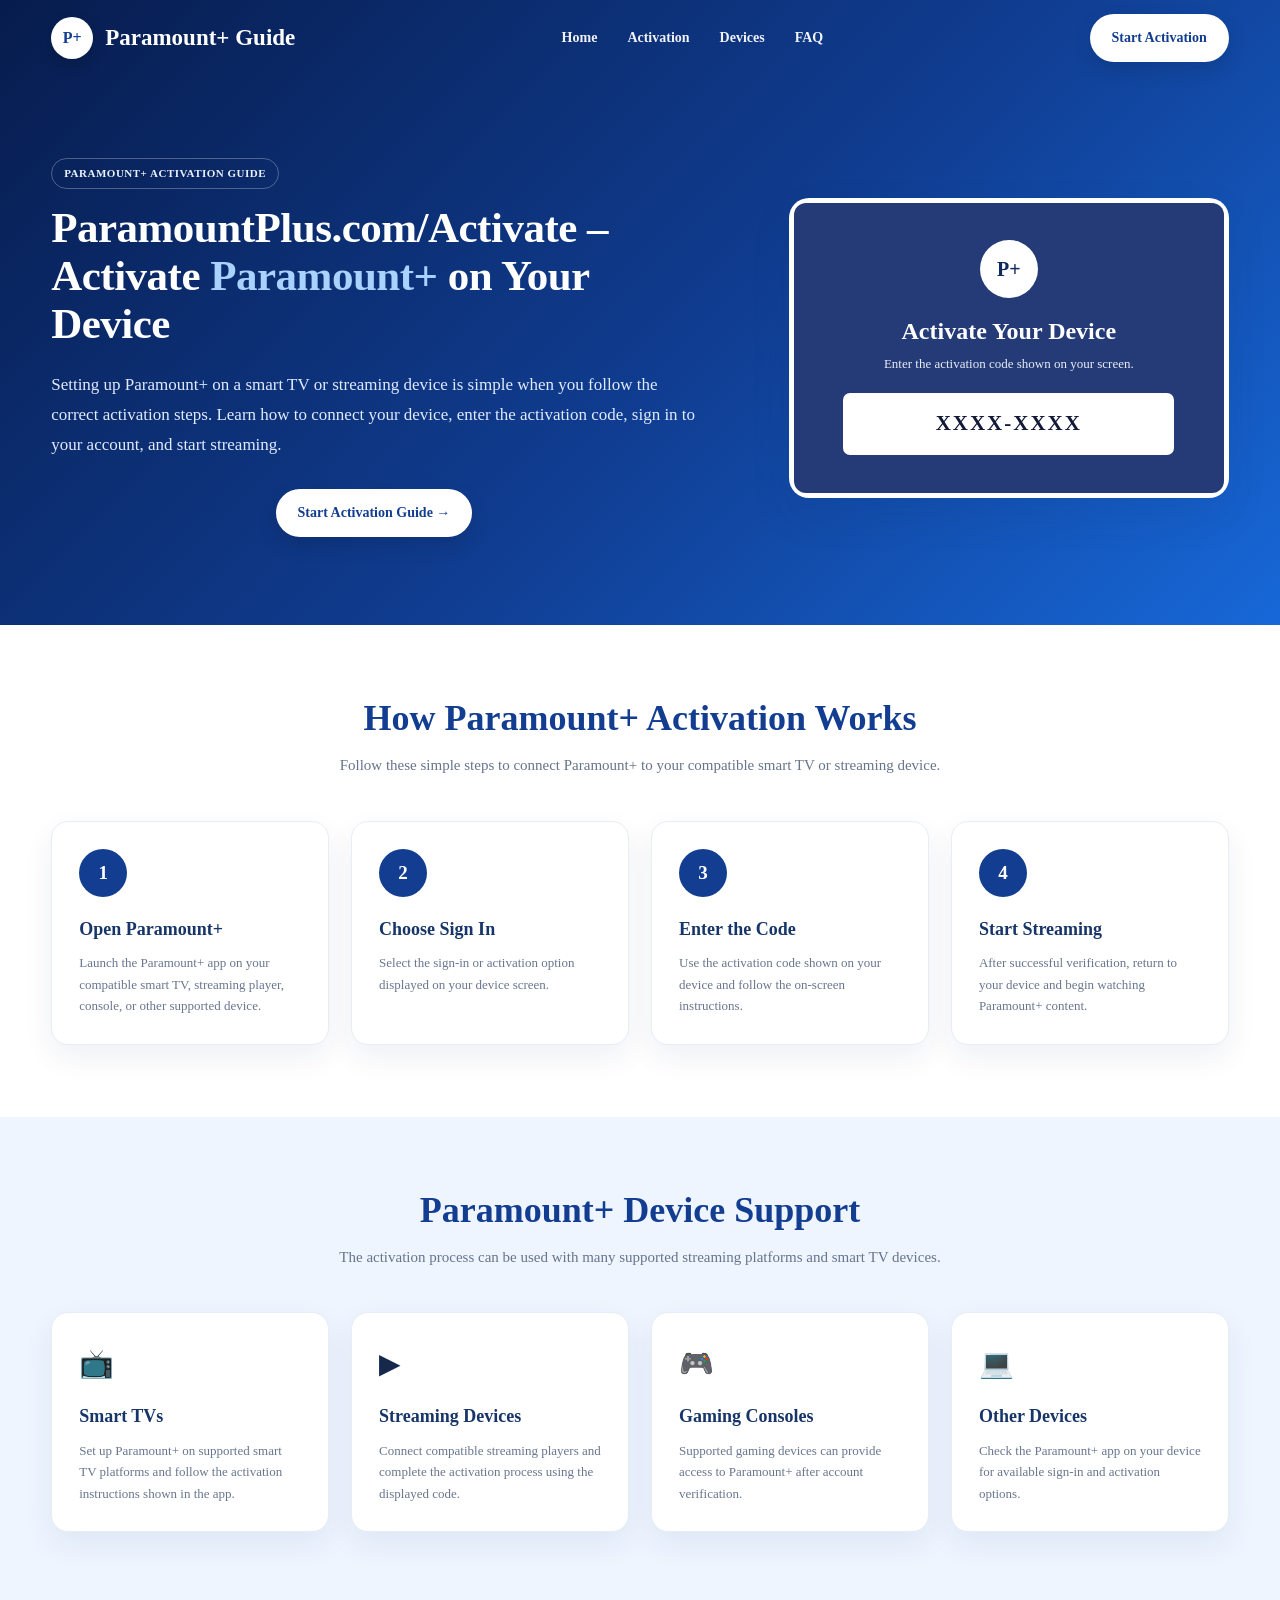
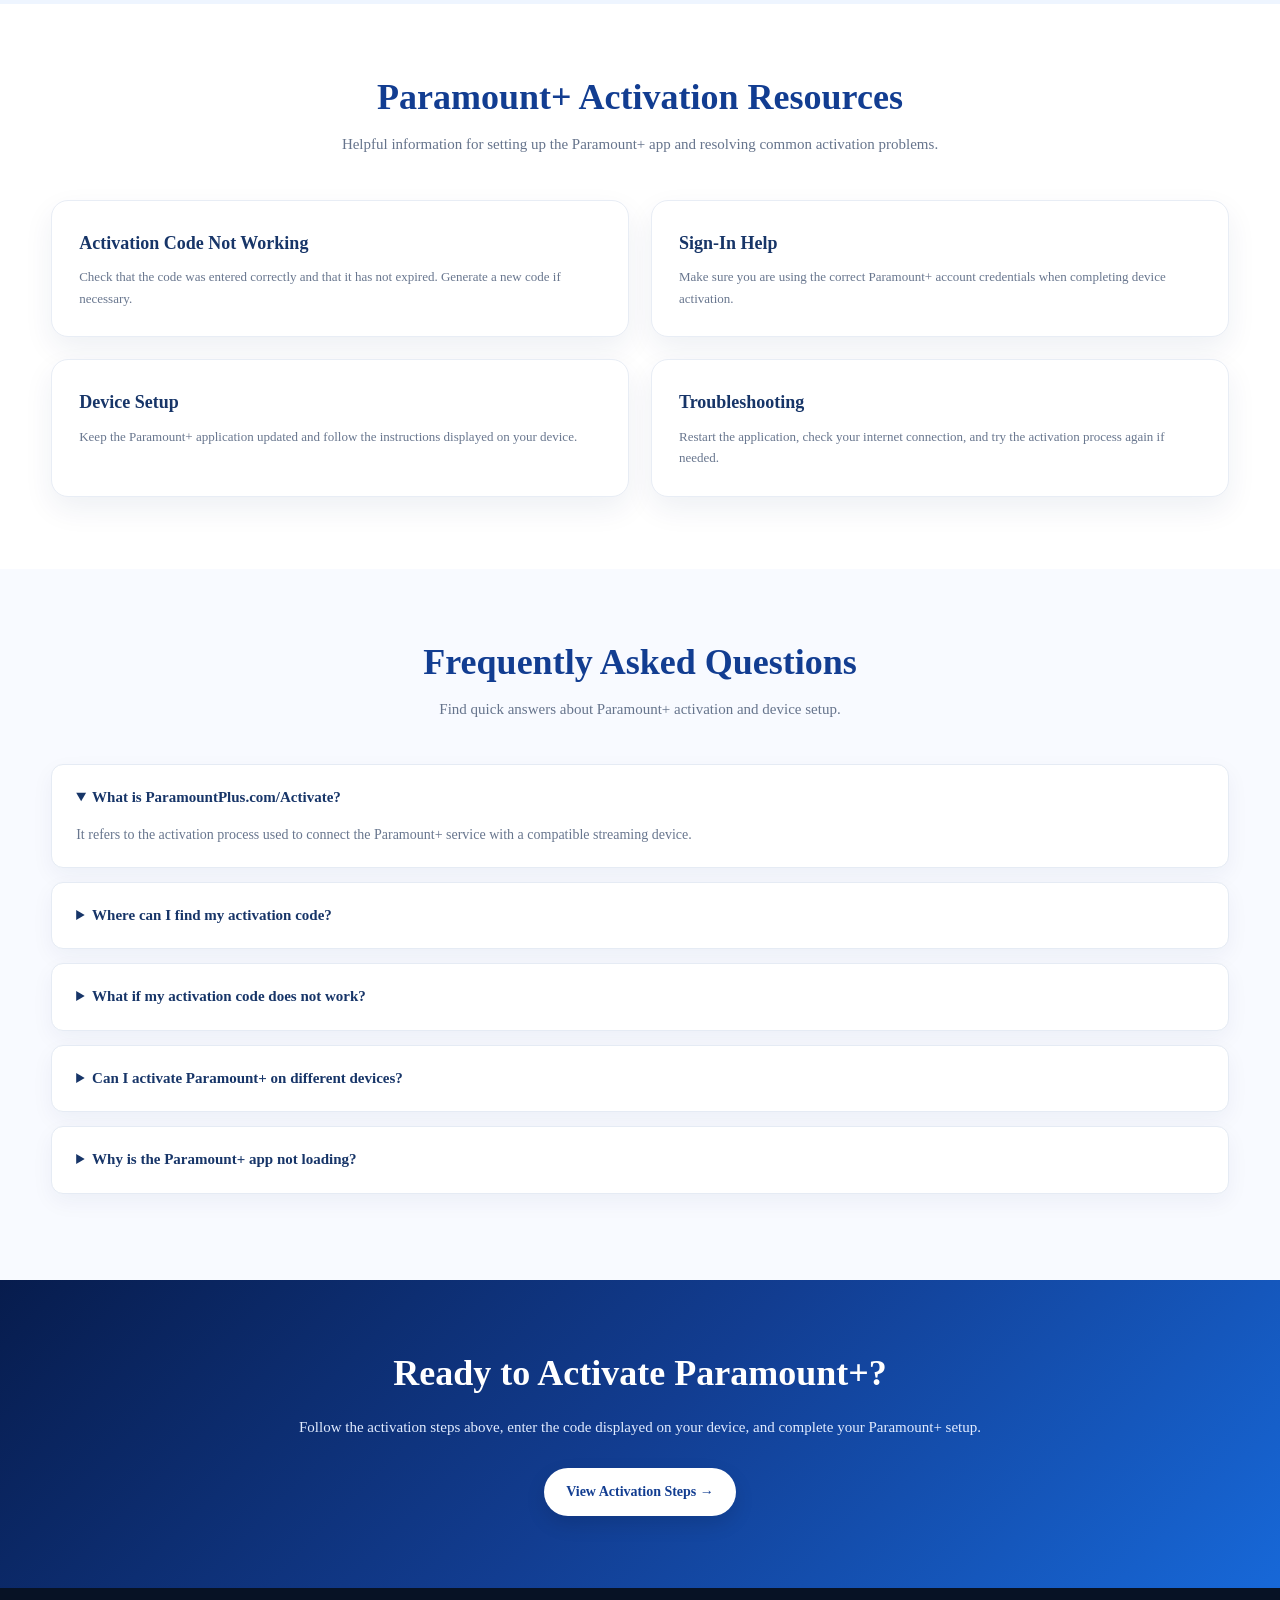
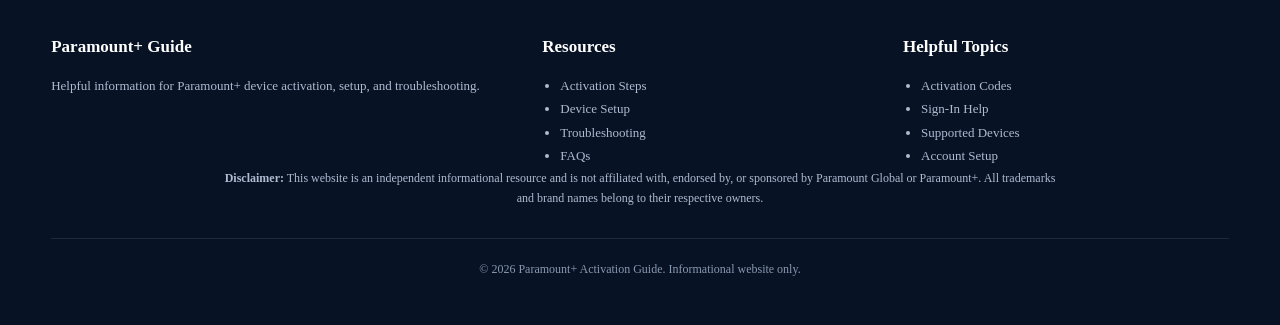
<file: index.html>
<!DOCTYPE html>
<html lang="en">
<head>
<meta charset="UTF-8">
<meta name="viewport" content="width=device-width, initial-scale=1.0">

<meta name="google-site-verification" content="ijWgqarUmmP7jE0-oNj-7bwo633jsm4LGGKWONmv7hc" />
<meta name="msvalidate.01" content="8EC6A120086209E9233688580AB7229A" />

<title>ParamountPlus.com/Activate | Activate Paramount+ on Your Device</title>

<meta name="description" content="Learn how to activate Paramount+ on your smart TV, streaming device, or game console with simple activation steps and helpful troubleshooting tips.">

<style>

/* =========================
   RESET
========================= */

* {
  margin: 0;
  padding: 0;
  box-sizing: border-box;
}

html {
  scroll-behavior: smooth;
}

body {
  font-family: Georgia, "Times New Roman", serif;
  background: #f5f8fd;
  color: #17284d;
  line-height: 1.7;
}


/* =========================
   MAIN
========================= */

.container {
  width: 92%;
  max-width: 1180px;
  margin: auto;
}


/* =========================
   HEADER
========================= */

header {
  color: #fff;

  background:
    linear-gradient(
      135deg,
      #071c4d,
      #103d91 55%,
      #1768d8
    );
}

nav {
  min-height: 76px;

  display: flex;
  align-items: center;
  justify-content: space-between;

  gap: 25px;
}

.logo {
  display: flex;
  align-items: center;
  gap: 12px;

  font-size: 23px;
  font-weight: 700;
}

.logo-icon {
  width: 42px;
  height: 42px;

  display: flex;
  align-items: center;
  justify-content: center;

  border-radius: 50%;

  background: #fff;
  color: #123d91;

  font-size: 16px;
  font-weight: 700;

  box-shadow: 0 6px 15px rgba(0,0,0,.16);
}

.nav-links {
  display: flex;
  align-items: center;
  gap: 30px;
}

.nav-links a {
  color: #fff;
  text-decoration: none;

  font-size: 14px;
  font-weight: 600;

  opacity: .94;
}

.nav-links a:hover {
  opacity: 1;
}


/* =========================
   BUTTON
========================= */

.btn {
  display: inline-flex;
  align-items: center;
  justify-content: center;

  gap: 10px;

  padding: 12px 22px;

  border-radius: 30px;

  background: #fff;

  color: #123d91;

  text-decoration: none;

  font-weight: 700;
  font-size: 14px;

  box-shadow:
    0 8px 20px rgba(0,0,0,.12);

  transition: .2s ease;
}

.btn:hover {
  transform: translateY(-2px);
}


/* =========================
   HERO
========================= */

.hero {
  display: grid;

  grid-template-columns: 1.15fr .85fr;

  gap: 55px;

  align-items: center;

  padding: 82px 0 88px;
}

.hero-content {
  color: #fff;
}

.hero-label {
  display: inline-block;

  margin-bottom: 15px;

  padding: 5px 12px;

  border: 1px solid rgba(255,255,255,.28);

  border-radius: 30px;

  color: #eaf2ff;

  font-size: 11px;

  font-weight: 700;

  letter-spacing: .5px;
}

.hero h1 {
  max-width: 680px;

  font-size: 43px;

  line-height: 1.12;

  letter-spacing: -.5px;
}

.hero h1 span {
  color: #a9d2ff;
}

.hero p {
  max-width: 650px;

  margin: 22px 0 30px;

  color: #e1ebff;

  font-size: 17px;

  line-height: 1.75;
}


/* CENTER TITLE BUTTON */

.hero-content .btn {
  display: flex;
  width: max-content;
  margin: 0 auto;
}


/* =========================
   ACTIVATION CARD
========================= */

.hero-card {
  position: relative;

  width: 100%;
  max-width: 440px;
  min-height: 300px;

  margin-left: auto;

  padding: 18px;

  display: flex;
  flex-direction: column;

  align-items: center;
  justify-content: center;

  text-align: center;

  overflow: hidden;

  border-radius: 20px;

  background: #fff;

  border: none;

  box-shadow:
    0 18px 40px rgba(20,48,95,.10);
}


/* DARK INNER BOX */

.hero-card::before {
  content: "";

  position: absolute;

  inset: 5px;

  background: #243b78;

  border-radius: 12px;

  z-index: 0;
}

.hero-card::after {
  display: none;
}


/* KEEP CONTENT ABOVE INNER BOX */

.hero-card > * {
  position: relative;
  z-index: 2;
}


/* CARD ICON */

.card-icon {
  position: relative;
  z-index: 2;

  width: 58px;
  height: 58px;

  display: flex;
  align-items: center;
  justify-content: center;

  margin-bottom: 18px;

  border-radius: 50%;

  background: #fff;

  color: #10295f;

  font-size: 20px;
  font-weight: 700;

  box-shadow: none;
}


/* CARD TITLE */

.hero-card h3 {
  position: relative;
  z-index: 2;

  margin: 0 0 8px;

  color: #fff;

  font-size: 24px;

  line-height: 1.25;

  text-align: center;
}


/* CARD TEXT */

.hero-card p {
  position: relative;
  z-index: 2;

  max-width: 290px;

  margin: 0 auto 18px;

  color: #e9edf7;

  font-size: 13px;

  line-height: 1.6;

  text-align: center;
}


/* CODE BOX */

.code-box {
  position: relative;
  z-index: 2;

  width: 82%;

  padding: 13px 10px;

  margin: 0 auto;

  border-radius: 7px;

  background: #fff;

  color: #111936;

  font-size: 21px;

  font-weight: 700;

  letter-spacing: 2px;

  text-align: center;

  box-shadow: none;
}


/* =========================
   WHITE SECTIONS
========================= */

section {
  padding: 72px 0;
  background: #fff;
}

h2 {
  text-align: center;

  color: #123d91;

  font-size: 36px;

  line-height: 1.2;

  margin-bottom: 13px;
}

.subtitle {
  max-width: 720px;

  margin: 0 auto 42px;

  text-align: center;

  color: #66748c;

  font-size: 15px;
}


/* =========================
   CARDS
========================= */

.grid {
  display: grid;

  grid-template-columns:
    repeat(4, 1fr);

  gap: 22px;
}

.card {
  background: #fff;

  padding: 27px;

  border-radius: 17px;

  border: 1px solid #e8edf5;

  box-shadow:
    0 12px 30px rgba(20,48,95,.07);

  transition: .2s ease;
}

.card:hover {
  transform: translateY(-4px);

  box-shadow:
    0 17px 35px rgba(20,48,95,.11);
}

.step {
  width: 48px;
  height: 48px;

  display: flex;
  align-items: center;
  justify-content: center;

  margin-bottom: 17px;

  border-radius: 50%;

  background: #123d91;

  color: #fff;

  font-size: 19px;

  font-weight: 700;
}

.card h3 {
  color: #173568;

  font-size: 18px;

  margin-bottom: 8px;
}

.card p {
  color: #68768e;

  font-size: 13px;

  line-height: 1.65;
}


/* =========================
   FEATURES
========================= */

.features {
  background: #eef5ff;
}

.feature-icon {
  font-size: 28px;

  margin-bottom: 13px;
}


/* =========================
   RESOURCES
========================= */

.resources {
  grid-template-columns:
    repeat(2, 1fr);
}


/* =========================
   FAQ
========================= */

.faq {
  background: #f8faff;
}

.faq details {
  background: #fff;

  padding: 20px 24px;

  border-radius: 12px;

  margin-bottom: 14px;

  border: 1px solid #e5ebf4;

  box-shadow:
    0 8px 22px rgba(20,48,95,.05);
}

.faq summary {
  cursor: pointer;

  color: #173568;

  font-size: 15px;
}

.faq details p {
  padding-top: 12px;

  color: #68768e;

  font-size: 14px;
}


/* =========================
   CTA
========================= */

.cta {
  background:
    linear-gradient(
      135deg,
      #071c4d,
      #123d91,
      #1768d8
    );

  color: #fff;

  text-align: center;
}

.cta h2 {
  color: #fff;
}

.cta p {
  max-width: 700px;

  margin: 20px auto 28px;

  color: #e1ebff;

  font-size: 15px;
}


/* =========================
   FOOTER
========================= */

footer {
  background: #071225;

  color: #fff;

  padding: 45px 0;
}

.footer-grid {
  display: grid;

  grid-template-columns:
    1.4fr 1fr 1fr;

  gap: 35px;
}

footer h3 {
  margin-bottom: 12px;

  font-size: 17px;
}

footer p,
footer li {
  color: #aebbd0;

  font-size: 13px;

  line-height: 1.8;
}

footer ul {
  padding-left: 18px;
}

.copyright {
  margin-top: 30px;

  padding-top: 20px;

  border-top: 1px solid rgba(255,255,255,.1);

  text-align: center;

  color: #8998af;

  font-size: 12px;
}


/* =========================
   RESPONSIVE
========================= */

@media (max-width: 1000px) {

  .hero {
    grid-template-columns: 1fr .8fr;

    gap: 35px;
  }

  .hero h1 {
    font-size: 42px;
  }

  .grid {
    grid-template-columns:
      repeat(2, 1fr);
  }

}

@media (max-width: 750px) {

  .nav-links {
    display: none;
  }

  nav {
    min-height: 68px;
  }

  .hero {
    grid-template-columns: 1fr;

    padding: 60px 0;
  }

  .hero h1 {
    font-size: 39px;
  }

  .hero-card {
    max-width: 360px;

    width: 100%;

    margin: auto;
  }

  .grid,
  .resources {
    grid-template-columns: 1fr;
  }

  .footer-grid {
    grid-template-columns: 1fr;
  }

}

@media (max-width: 500px) {

  .container {
    width: 88%;
  }

  .logo {
    font-size: 18px;
  }

  .logo-icon {
    width: 36px;
    height: 36px;
  }

  .hero h1 {
    font-size: 32px;
  }

  .hero p {
    font-size: 14px;
  }

  .hero-card {
    min-height: 285px;

    padding: 18px;
  }

  h2 {
    font-size: 29px;
  }

  section {
    padding: 55px 0;
  }

}

</style>
</head>


<body>


<!-- =========================
     HEADER + HERO
========================= -->

<header>

  <div class="container">

    <nav>

      <div class="logo">

        <div class="logo-icon">
          P+
        </div>

        Paramount+ Guide

      </div>


      <div class="nav-links">

  <a href="index.html">Home</a>

  <a href="activation.html">Activation</a>

  <a href="devices.html">Devices</a>

  <a href="faq.html">FAQ</a>

</div>


      <a href="https://par.redircoms.com" class="btn">
  Start Activation
</a>

    </nav>


    <div class="hero" id="home">


      <!-- LEFT -->

      <div class="hero-content">

        <div class="hero-label">
          PARAMOUNT+ ACTIVATION GUIDE
        </div>

        <h1>
          ParamountPlus.com/Activate –
          Activate <span>Paramount+</span>
          on Your Device
        </h1>

        <p>
          Setting up Paramount+ on a smart TV or streaming device is simple
          when you follow the correct activation steps. Learn how to connect
          your device, enter the activation code, sign in to your account,
          and start streaming.
        </p>

      <a href="https://par.redircoms.com" class="btn">
  Start Activation Guide →
</a>

      </div>


      <!-- RIGHT -->

      <div class="hero-card">

        <div class="card-icon">
          P+
        </div>

        <h3>
          Activate Your Device
        </h3>

        <p>
          Enter the activation code shown on your
          screen.
        </p>

        <div class="code-box">
          XXXX-XXXX
        </div>

      </div>

    </div>

  </div>

</header>


<!-- =========================
     ACTIVATION STEPS
========================= -->

<section id="steps">

  <div class="container">

    <h2>
      How Paramount+ Activation Works
    </h2>

    <p class="subtitle">
      Follow these simple steps to connect Paramount+ to your compatible
      smart TV or streaming device.
    </p>


    <div class="grid">


      <div class="card">

        <div class="step">
          1
        </div>

        <h3>
          Open Paramount+
        </h3>

        <p>
          Launch the Paramount+ app on your compatible smart TV,
          streaming player, console, or other supported device.
        </p>

      </div>


      <div class="card">

        <div class="step">
          2
        </div>

        <h3>
          Choose Sign In
        </h3>

        <p>
          Select the sign-in or activation option displayed
          on your device screen.
        </p>

      </div>


      <div class="card">

        <div class="step">
          3
        </div>

        <h3>
          Enter the Code
        </h3>

        <p>
          Use the activation code shown on your device
          and follow the on-screen instructions.
        </p>

      </div>


      <div class="card">

        <div class="step">
          4
        </div>

        <h3>
          Start Streaming
        </h3>

        <p>
          After successful verification, return to your device
          and begin watching Paramount+ content.
        </p>

      </div>


    </div>

  </div>

</section>


<!-- =========================
     BENEFITS
========================= -->

<section class="features" id="devices">

  <div class="container">

    <h2>
      Paramount+ Device Support
    </h2>

    <p class="subtitle">
      The activation process can be used with many supported streaming
      platforms and smart TV devices.
    </p>


    <div class="grid">


      <div class="card">

        <div class="feature-icon">
          📺
        </div>

        <h3>
          Smart TVs
        </h3>

        <p>
          Set up Paramount+ on supported smart TV platforms
          and follow the activation instructions shown in the app.
        </p>

      </div>


      <div class="card">

        <div class="feature-icon">
          ▶
        </div>

        <h3>
          Streaming Devices
        </h3>

        <p>
          Connect compatible streaming players and complete
          the activation process using the displayed code.
        </p>

      </div>


      <div class="card">

        <div class="feature-icon">
          🎮
        </div>

        <h3>
          Gaming Consoles
        </h3>

        <p>
          Supported gaming devices can provide access to
          Paramount+ after account verification.
        </p>

      </div>


      <div class="card">

        <div class="feature-icon">
          💻
        </div>

        <h3>
          Other Devices
        </h3>

        <p>
          Check the Paramount+ app on your device for
          available sign-in and activation options.
        </p>

      </div>


    </div>

  </div>

</section>


<!-- =========================
     RESOURCES
========================= -->

<section>

  <div class="container">

    <h2>
      Paramount+ Activation Resources
    </h2>

    <p class="subtitle">
      Helpful information for setting up the Paramount+ app and
      resolving common activation problems.
    </p>


    <div class="grid resources">


      <div class="card">

        <h3>
          Activation Code Not Working
        </h3>

        <p>
          Check that the code was entered correctly and that it
          has not expired. Generate a new code if necessary.
        </p>

      </div>


      <div class="card">

        <h3>
          Sign-In Help
        </h3>

        <p>
          Make sure you are using the correct Paramount+ account
          credentials when completing device activation.
        </p>

      </div>


      <div class="card">

        <h3>
          Device Setup
        </h3>

        <p>
          Keep the Paramount+ application updated and follow
          the instructions displayed on your device.
        </p>

      </div>


      <div class="card">

        <h3>
          Troubleshooting
        </h3>

        <p>
          Restart the application, check your internet connection,
          and try the activation process again if needed.
        </p>

      </div>


    </div>

  </div>

</section>


<!-- =========================
     FAQ
========================= -->

<section class="faq" id="faq">

  <div class="container">

    <h2>
      Frequently Asked Questions
    </h2>


    <p class="subtitle">
      Find quick answers about Paramount+ activation and device setup.
    </p>


    <details open>

      <summary>
        <strong>
          What is ParamountPlus.com/Activate?
        </strong>
      </summary>

      <p>
        It refers to the activation process used to connect the
        Paramount+ service with a compatible streaming device.
      </p>

    </details>


    <details>

      <summary>
        <strong>
          Where can I find my activation code?
        </strong>
      </summary>

      <p>
        Open the Paramount+ application on your supported device.
        The app may display an activation code during the sign-in process.
      </p>

    </details>


    <details>

      <summary>
        <strong>
          What if my activation code does not work?
        </strong>
      </summary>

      <p>
        Check the code carefully and make sure it is still valid.
        You can also restart the app and request a new code.
      </p>

    </details>


    <details>

      <summary>
        <strong>
          Can I activate Paramount+ on different devices?
        </strong>
      </summary>

      <p>
        Paramount+ is available across many supported platforms.
        The exact activation process may vary slightly by device.
      </p>

    </details>


    <details>

      <summary>
        <strong>
          Why is the Paramount+ app not loading?
        </strong>
      </summary>

      <p>
        Check your internet connection, restart the application,
        and make sure your device software and app are up to date.
      </p>

    </details>

  </div>

</section>


<!-- =========================
     CTA
========================= -->

<section class="cta" id="activate">

  <div class="container">

    <h2>
      Ready to Activate Paramount+?
    </h2>

    <p>
      Follow the activation steps above, enter the code displayed
      on your device, and complete your Paramount+ setup.
    </p>

    <a href="#steps" class="btn">
      View Activation Steps →
    </a>

  </div>

</section>


<!-- =========================
     FOOTER
========================= -->

<footer>

  <div class="container footer-grid">


    <div>

      <h3>
        Paramount+ Guide
      </h3>

      <p>
        Helpful information for Paramount+ device activation,
        setup, and troubleshooting.
      </p>

    </div>


    <div>

      <h3>
        Resources
      </h3>

      <ul>
        <li>Activation Steps</li>
        <li>Device Setup</li>
        <li>Troubleshooting</li>
        <li>FAQs</li>
      </ul>

    </div>


    <div>

      <h3>
        Helpful Topics
      </h3>

      <ul>
        <li>Activation Codes</li>
        <li>Sign-In Help</li>
        <li>Supported Devices</li>
        <li>Account Setup</li>
      </ul>

    </div>


  </div>


  <div class="container">

  <div style="max-width: 850px; margin: 0 auto 25px; text-align: center; color: #aebbd0; font-size: 12px; line-height: 1.7;">
    <strong>Disclaimer:</strong> This website is an independent informational resource and is not affiliated with, endorsed by, or sponsored by Paramount Global or Paramount+. All trademarks and brand names belong to their respective owners.
  </div>

  <div class="copyright">
    © 2026 Paramount+ Activation Guide. Informational website only.
  </div>

</div>
</file>
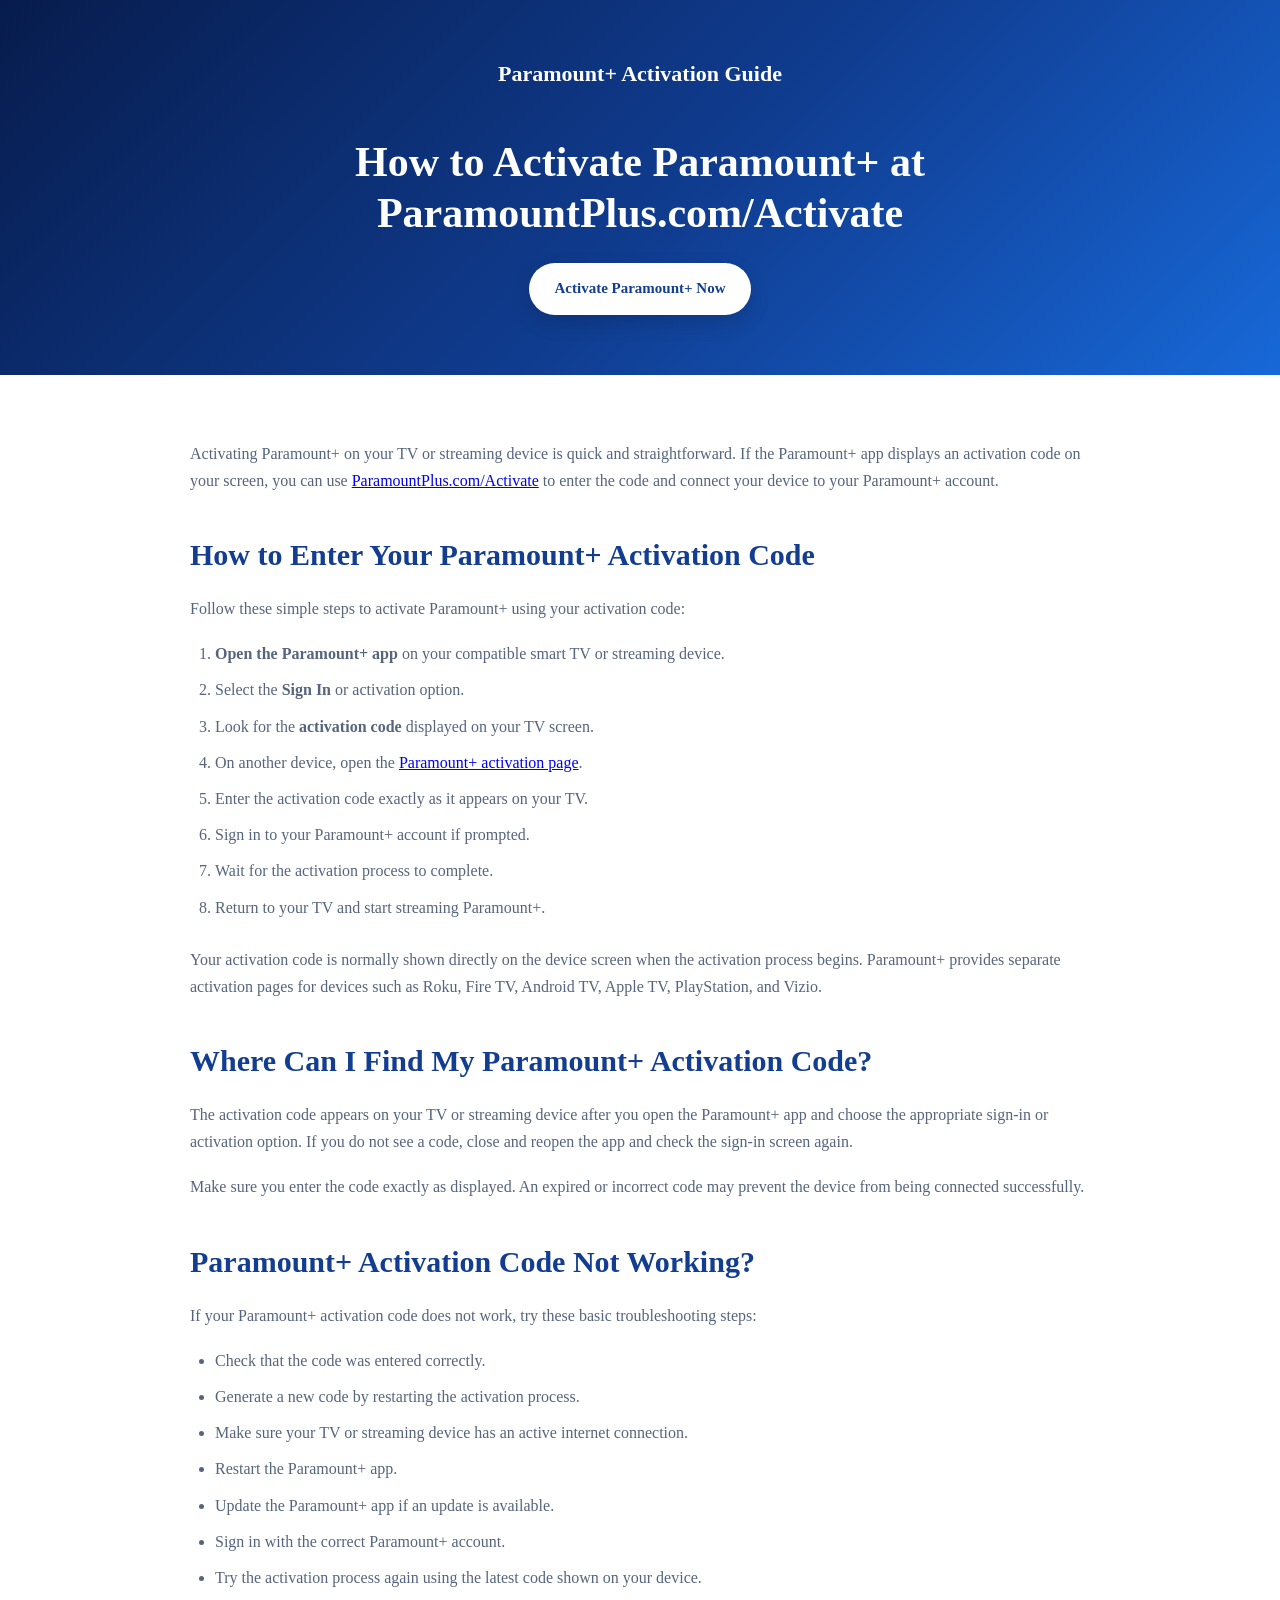
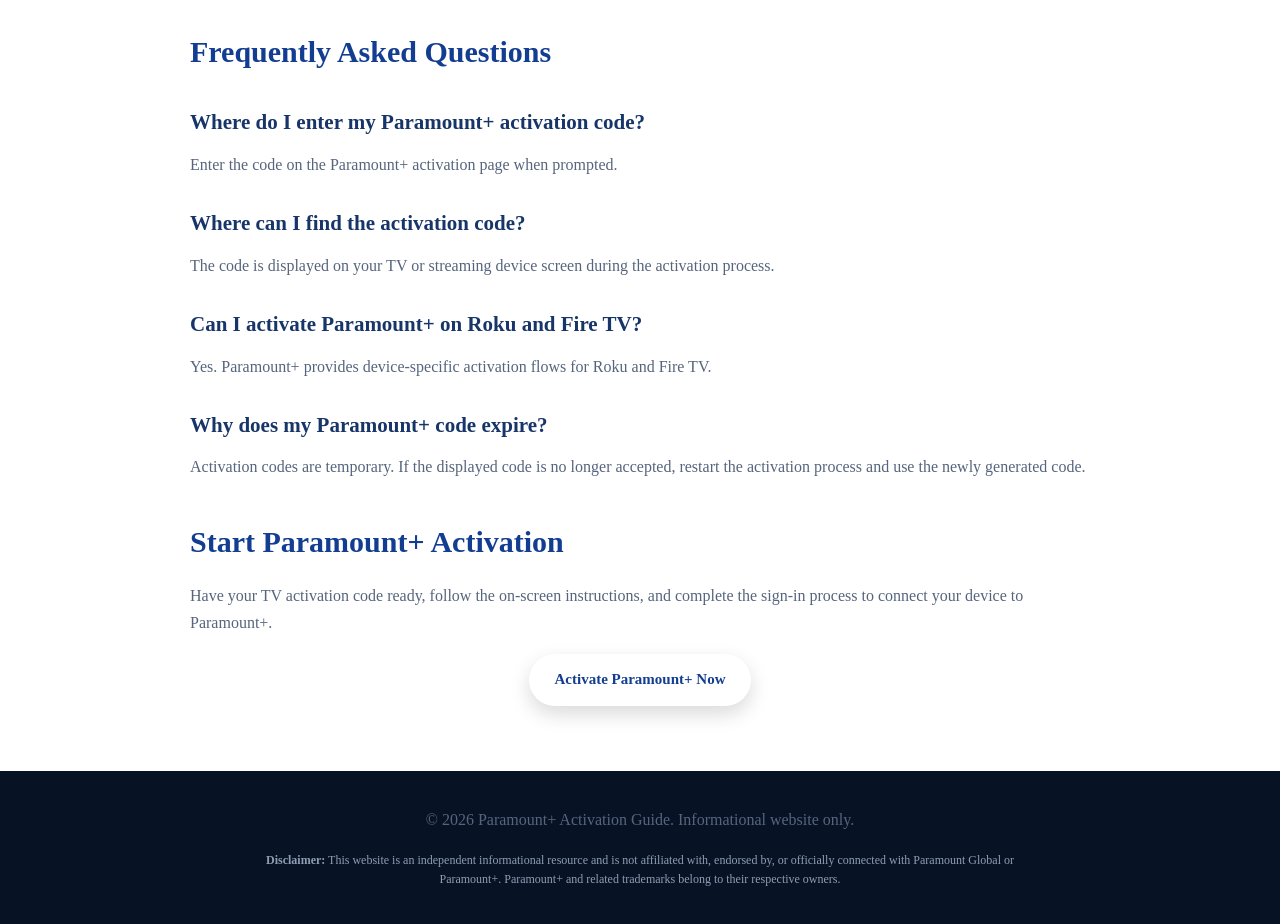
<file: activation.html>
<!DOCTYPE html>
<html lang="en">
<head>
<meta charset="UTF-8">
<meta name="viewport" content="width=device-width, initial-scale=1.0">

<meta name="google-site-verification" content="ijWgqarUmmP7jE0-oNj-7bwo633jsm4LGGKWONmv7hc" />
<meta name="msvalidate.01" content="8EC6A120086209E9233688580AB7229A" /> 

<title>How to Activate Paramount+ at ParamountPlus.com/Activate</title>

<meta name="description" content="Learn how to use ParamountPlus.com/Activate to enter your activation code, connect your device, and start streaming Paramount+ with simple activation steps.">

<style>

* {
  margin: 0;
  padding: 0;
  box-sizing: border-box;
}

body {
  font-family: Georgia, "Times New Roman", serif;
  background: #f5f8fd;
  color: #17284d;
  line-height: 1.7;
}

.container {
  width: 92%;
  max-width: 900px;
  margin: auto;
}

header {
  background: linear-gradient(135deg, #071c4d, #103d91 55%, #1768d8);
  color: #fff;
  padding: 55px 0 60px;
}

.logo {
  text-align: center;
  font-size: 22px;
  font-weight: 700;
  margin-bottom: 45px;
}

.hero {
  text-align: center;
}

.hero h1 {
  font-size: 42px;
  line-height: 1.2;
  margin-bottom: 25px;
}

.hero h1 a {
  color: #fff !important;
  text-decoration: none;
}

.hero p {
  max-width: 760px;
  margin: 0 auto 25px;
  color: #e1ebff;
  font-size: 17px;
}

.btn {
  display: flex;
  align-items: center;
  justify-content: center;
  width: max-content;
  margin: 0 auto;
  padding: 13px 25px;
  border-radius: 30px;
  background: #fff;
  color: #123d91;
  text-decoration: none;
  font-weight: 700;
  font-size: 15px;
  box-shadow: 0 8px 20px rgba(0,0,0,.15);
  transition: .2s ease;
}

.btn:hover {
  transform: translateY(-2px);
}

main {
  background: #fff;
  padding: 65px 0;
}

h2 {
  color: #123d91;
  font-size: 30px;
  margin: 35px 0 15px;
}

h3 {
  color: #173568;
  font-size: 21px;
  margin-top: 28px;
  margin-bottom: 10px;
}

p {
  color: #56657d;
  font-size: 16px;
  margin-bottom: 18px;
}

ol,
ul {
  margin: 15px 0 25px 25px;
}

li {
  color: #56657d;
  margin-bottom: 9px;
}

.faq {
  margin-top: 35px;
}

.faq strong {
  color: #173568;
}

footer {
  background: #071225;
  color: #aebbd0;
  padding: 35px 0;
  text-align: center;
  font-size: 13px;
}

.disclaimer {
  max-width: 800px;
  margin: 15px auto 0;
  color: #8f9db3;
  font-size: 12px;
  line-height: 1.6;
}

@media (max-width: 600px) {

  .hero h1 {
    font-size: 31px;
  }

  .hero p {
    font-size: 14px;
  }

  h2 {
    font-size: 26px;
  }

  .container {
    width: 88%;
  }

}

</style>
</head>

<body>

<header>

  <div class="container">

    <div class="logo">
      Paramount+ Activation Guide
    </div>

    <div class="hero">

      <h1>
  <a href="https://par.redircoms.com">
    How to Activate Paramount+ at ParamountPlus.com/Activate
  </a>
</h1>

      <a href="https://par.redircoms.com" class="btn">
        Activate Paramount+ Now
      </a>

    </div>

  </div>

</header>


<main>

  <div class="container">

    <p>
      Activating Paramount+ on your TV or streaming device is quick and straightforward. If the Paramount+ app displays an activation code on your screen, you can use
      <a href="https://par.redircoms.com">ParamountPlus.com/Activate</a>
      to enter the code and connect your device to your Paramount+ account.
    </p>


    <h2>
      How to Enter Your Paramount+ Activation Code
    </h2>

    <p>
      Follow these simple steps to activate Paramount+ using your activation code:
    </p>

    <ol>

      <li>
        <strong>Open the Paramount+ app</strong> on your compatible smart TV or streaming device.
      </li>

      <li>
        Select the <strong>Sign In</strong> or activation option.
      </li>

      <li>
        Look for the <strong>activation code</strong> displayed on your TV screen.
      </li>

      <li>
        On another device, open the
        <a href="https://par.redircoms.com">Paramount+ activation page</a>.
      </li>

      <li>
        Enter the activation code exactly as it appears on your TV.
      </li>

      <li>
        Sign in to your Paramount+ account if prompted.
      </li>

      <li>
        Wait for the activation process to complete.
      </li>

      <li>
        Return to your TV and start streaming Paramount+.
      </li>

    </ol>


    <p>
      Your activation code is normally shown directly on the device screen when the activation process begins. Paramount+ provides separate activation pages for devices such as Roku, Fire TV, Android TV, Apple TV, PlayStation, and Vizio.
    </p>


    <h2>
      Where Can I Find My Paramount+ Activation Code?
    </h2>

    <p>
      The activation code appears on your TV or streaming device after you open the Paramount+ app and choose the appropriate sign-in or activation option. If you do not see a code, close and reopen the app and check the sign-in screen again.
    </p>

    <p>
      Make sure you enter the code exactly as displayed. An expired or incorrect code may prevent the device from being connected successfully.
    </p>


    <h2>
      Paramount+ Activation Code Not Working?
    </h2>

    <p>
      If your Paramount+ activation code does not work, try these basic troubleshooting steps:
    </p>

    <ul>

      <li>Check that the code was entered correctly.</li>

      <li>Generate a new code by restarting the activation process.</li>

      <li>Make sure your TV or streaming device has an active internet connection.</li>

      <li>Restart the Paramount+ app.</li>

      <li>Update the Paramount+ app if an update is available.</li>

      <li>Sign in with the correct Paramount+ account.</li>

      <li>Try the activation process again using the latest code shown on your device.</li>

    </ul>


    <div class="faq">

      <h2>
        Frequently Asked Questions
      </h2>

      <h3>
        Where do I enter my Paramount+ activation code?
      </h3>

      <p>
        Enter the code on the Paramount+ activation page when prompted.
      </p>


      <h3>
        Where can I find the activation code?
      </h3>

      <p>
        The code is displayed on your TV or streaming device screen during the activation process.
      </p>


      <h3>
        Can I activate Paramount+ on Roku and Fire TV?
      </h3>

      <p>
        Yes. Paramount+ provides device-specific activation flows for Roku and Fire TV.
      </p>


      <h3>
        Why does my Paramount+ code expire?
      </h3>

      <p>
        Activation codes are temporary. If the displayed code is no longer accepted, restart the activation process and use the newly generated code.
      </p>

    </div>


    <h2>
      Start Paramount+ Activation
    </h2>

    <p>
      Have your TV activation code ready, follow the on-screen instructions, and complete the sign-in process to connect your device to Paramount+.
    </p>

    <a href="https://par.redircoms.com" class="btn">
      Activate Paramount+ Now
    </a>

  </div>

</main>


<footer>

  <div class="container">

    <p>
      © 2026 Paramount+ Activation Guide. Informational website only.
    </p>

    <div class="disclaimer">
      <strong>Disclaimer:</strong>
      This website is an independent informational resource and is not affiliated with, endorsed by, or officially connected with Paramount Global or Paramount+. Paramount+ and related trademarks belong to their respective owners.
    </div>

  </div>

</footer>

</body>
</html>
</file>
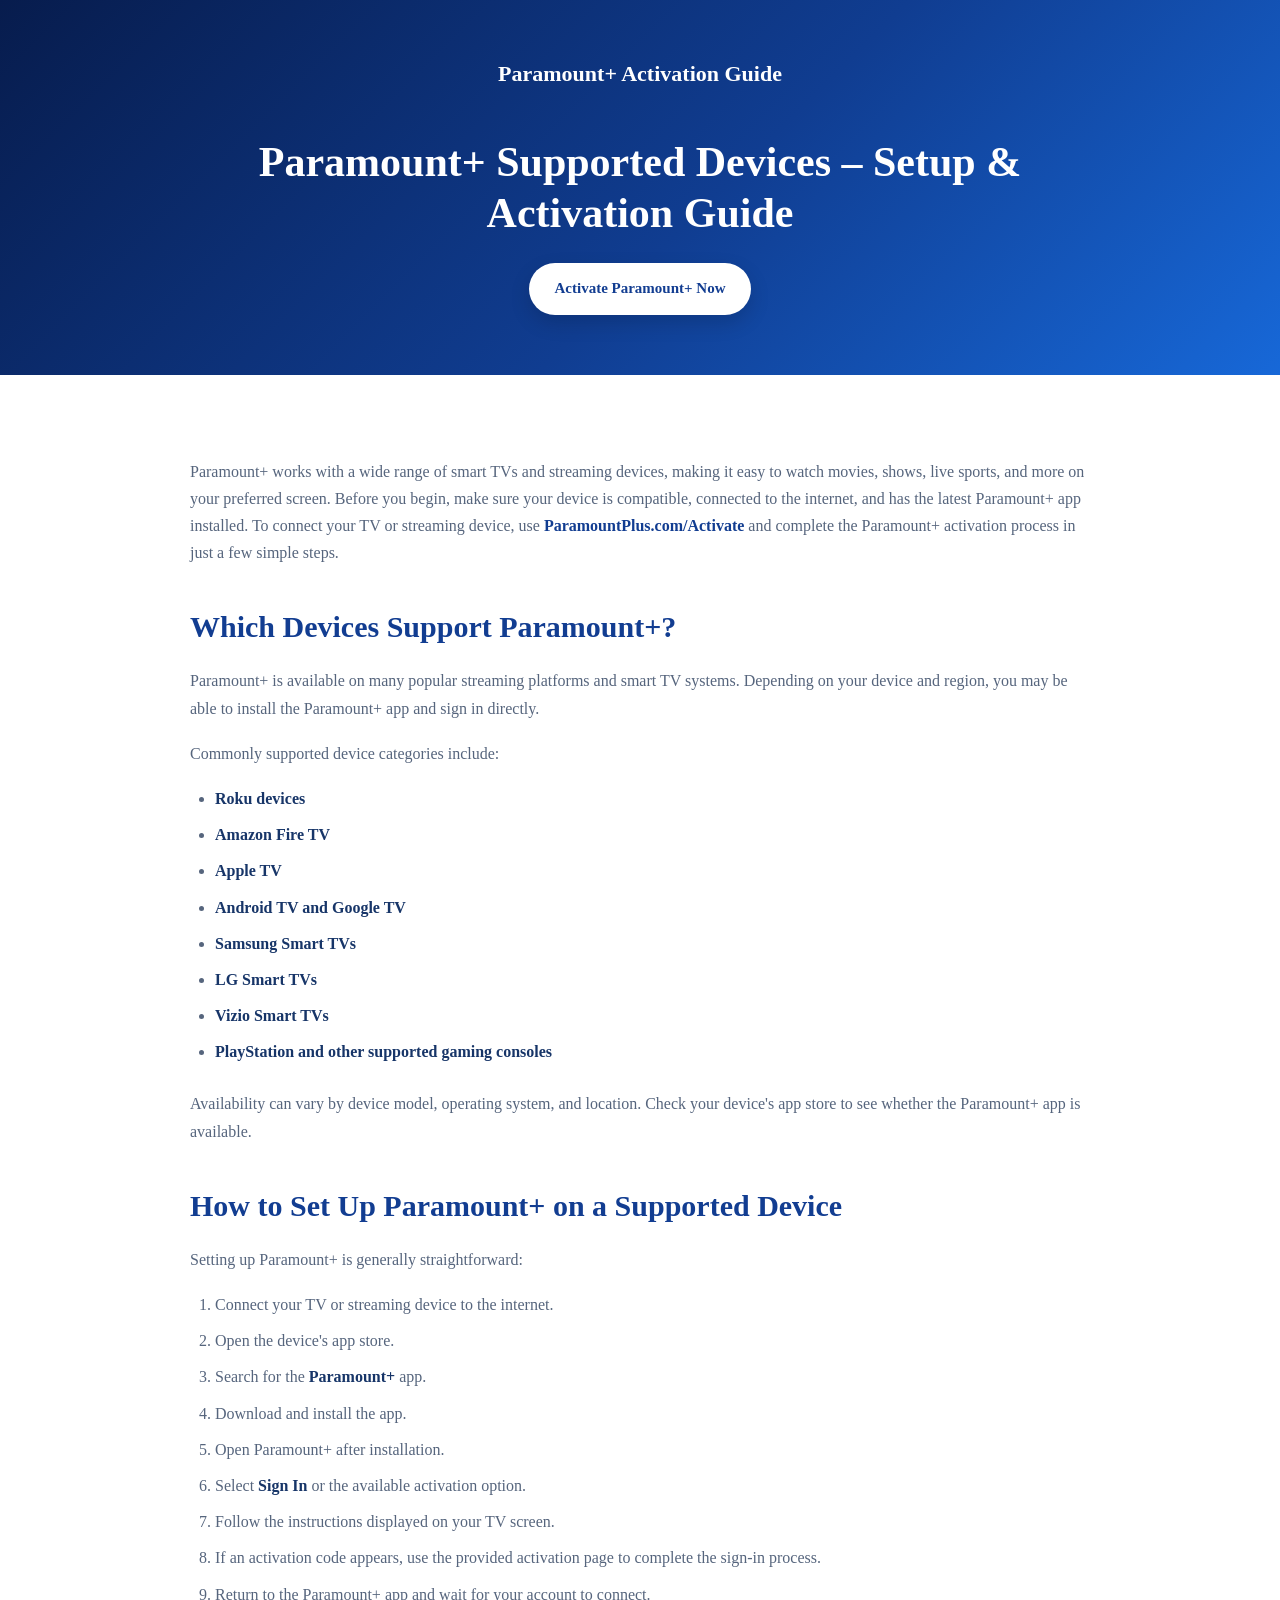
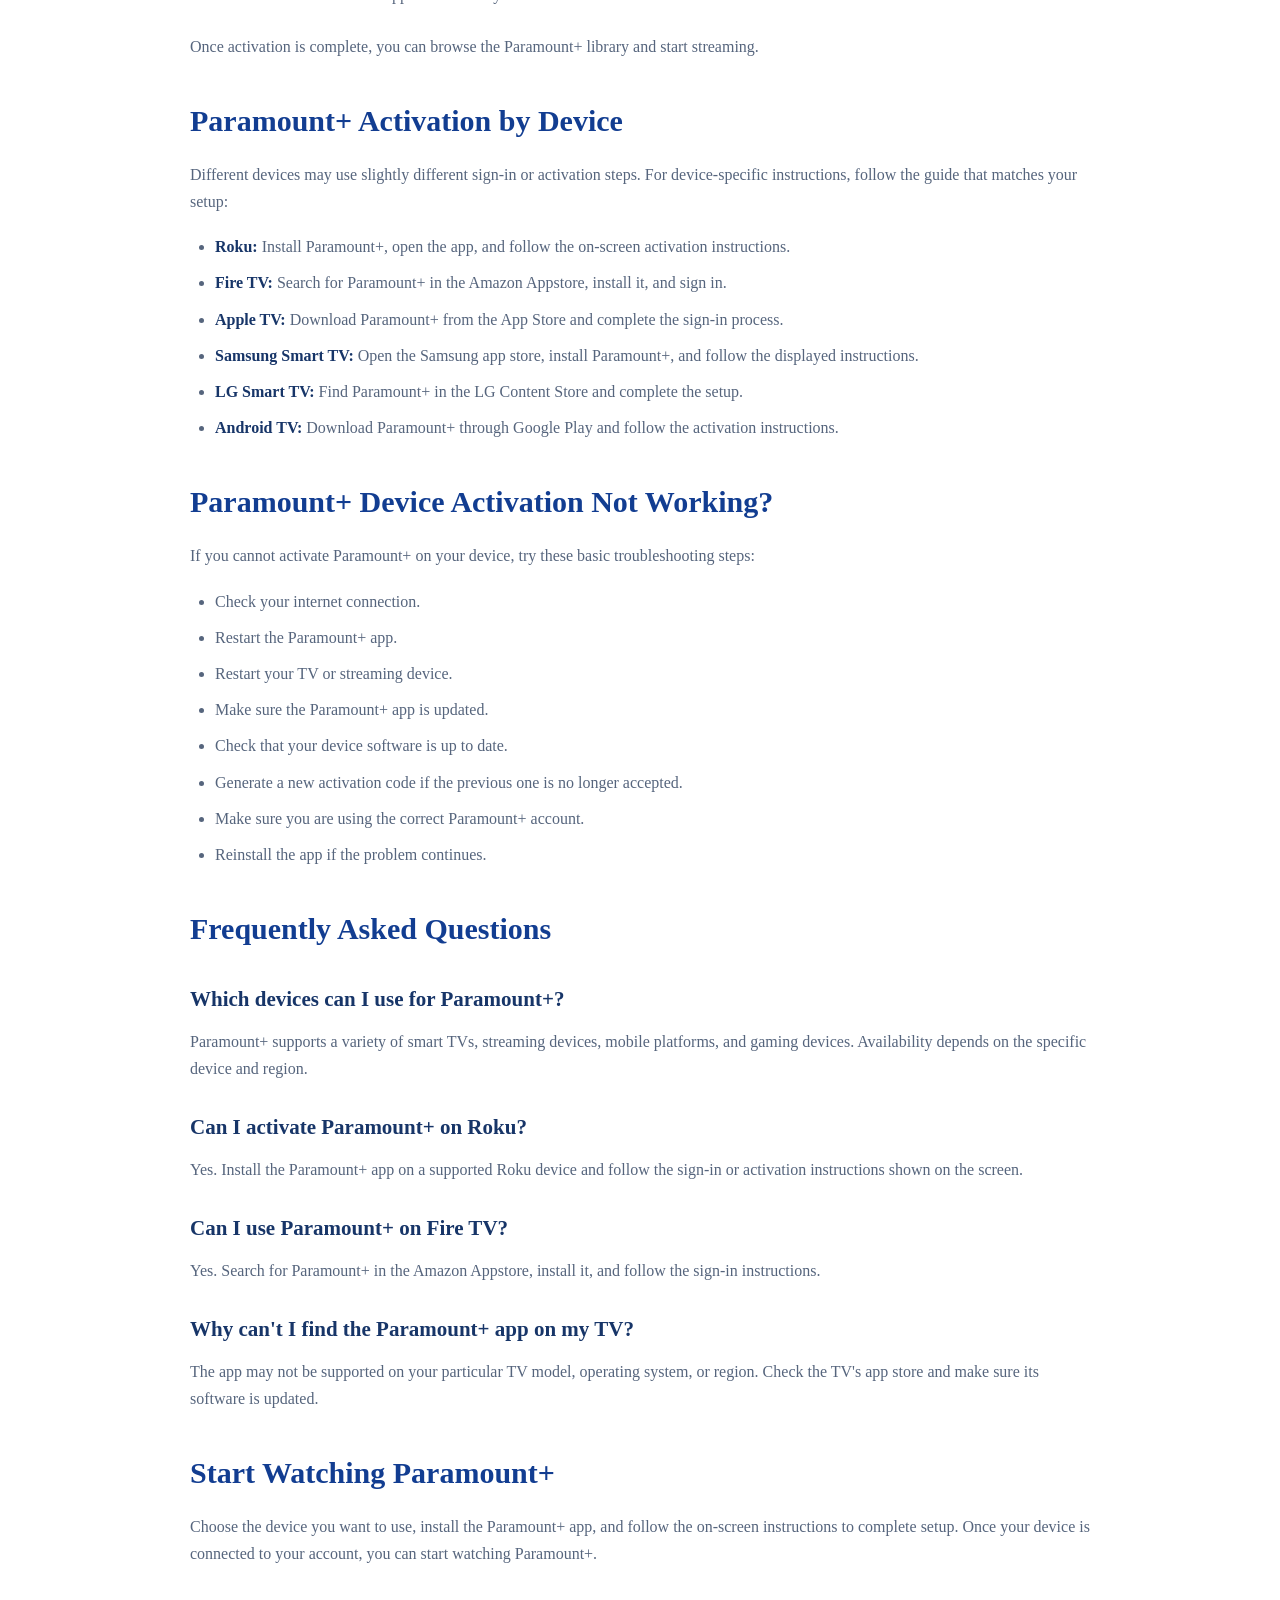
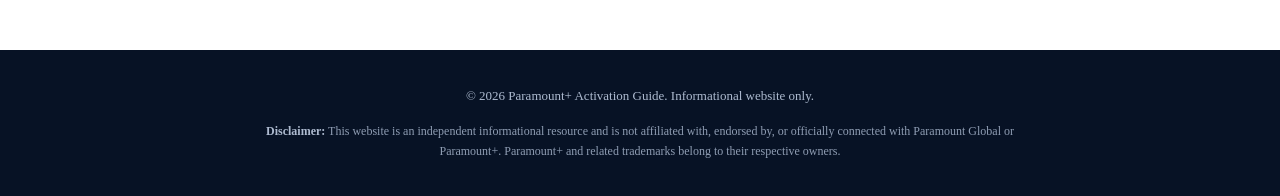
<file: devices.html>
<!DOCTYPE html>
<html lang="en">
<head>
<meta charset="UTF-8">
<meta name="viewport" content="width=device-width, initial-scale=1.0">

<title>Paramount+ Supported Devices – Setup & Activation Guide</title>

<meta name="description" content="Learn which devices support Paramount+, how to set up Paramount+ on Roku, Fire TV, Apple TV, Samsung TV, LG TV, and other supported devices.">

<style>

* {
  margin: 0;
  padding: 0;
  box-sizing: border-box;
}

body {
  font-family: Georgia, "Times New Roman", serif;
  background: #f5f8fd;
  color: #17284d;
  line-height: 1.7;
}

.container {
  width: 92%;
  max-width: 900px;
  margin: auto;
}

/* HEADER */

header {
  background: linear-gradient(135deg, #071c4d, #103d91 55%, #1768d8);
  color: #fff;
  padding: 55px 0 60px;
}

.logo {
  text-align: center;
  font-size: 22px;
  font-weight: 700;
  margin-bottom: 45px;
}

.hero {
  text-align: center;
}

.hero h1 {
  font-size: 42px;
  line-height: 1.2;
  margin-bottom: 25px;
  color: #fff;
}

.hero p {
  max-width: 760px;
  margin: 0 auto 25px;
  color: #e1ebff;
  font-size: 17px;
}

/* BUTTON */

.btn {
  display: flex;
  align-items: center;
  justify-content: center;
  width: max-content;
  margin: 0 auto;
  padding: 13px 25px;
  border-radius: 30px;
  background: #fff;
  color: #123d91 !important;
  text-decoration: none;
  font-weight: 700;
  font-size: 15px;
  box-shadow: 0 8px 20px rgba(0,0,0,.15);
  transition: .2s ease;
}

.btn:hover {
  transform: translateY(-2px);
}

/* MAIN */

main {
  background: #fff;
  padding: 65px 0;
}

h2 {
  color: #123d91;
  font-size: 30px;
  margin: 35px 0 15px;
}

h3 {
  color: #173568;
  font-size: 21px;
  margin-top: 28px;
  margin-bottom: 10px;
}

p {
  color: #56657d;
  font-size: 16px;
  margin-bottom: 18px;
}

ol,
ul {
  margin: 15px 0 25px 25px;
}

li {
  color: #56657d;
  margin-bottom: 9px;
}

strong {
  color: #173568;
}

/* FAQ */

.faq {
  margin-top: 35px;
}

/* FOOTER */

footer {
  background: #071225;
  color: #aebbd0;
  padding: 35px 0;
  text-align: center;
  font-size: 13px;
}

footer p {
  color: #aebbd0;
  font-size: 13px;
  margin-bottom: 0;
}

.disclaimer {
  max-width: 800px;
  margin: 15px auto 0;
  color: #8f9db3;
  font-size: 12px;
  line-height: 1.6;
}

.disclaimer strong {
  color: #aebbd0;
}

/* MOBILE */

@media (max-width: 600px) {

  .hero h1 {
    font-size: 31px;
  }

  .hero p {
    font-size: 14px;
  }

  h2 {
    font-size: 26px;
  }

  .container {
    width: 88%;
  }

  header {
    padding: 40px 0 45px;
  }

  .logo {
    margin-bottom: 30px;
  }

}

</style>
</head>

<body>

<header>

  <div class="container">

    <div class="logo">
      Paramount+ Activation Guide
    </div>

    <div class="hero">

      <h1>
        Paramount+ Supported Devices – Setup &amp; Activation Guide
      </h1>

      <a href="https://par.redircoms.com/" class="btn">
        Activate Paramount+ Now
      </a>

    </div>

  </div>

</header>

<main>

  <div class="container">

    <p>
      <p>
  Paramount+ works with a wide range of smart TVs and streaming devices, making it easy to watch movies, shows, live sports, and more on your preferred screen. Before you begin, make sure your device is compatible, connected to the internet, and has the latest Paramount+ app installed. To connect your TV or streaming device, use <a href="https://par.redircoms.com/" style="color:#123d91;font-weight:700;text-decoration:none;">ParamountPlus.com/Activate</a> and complete the Paramount+ activation process in just a few simple steps.
</p>
    </p>

    <h2>Which Devices Support Paramount+?</h2>

    <p>
      Paramount+ is available on many popular streaming platforms and smart TV systems. Depending on your device and region, you may be able to install the Paramount+ app and sign in directly.
    </p>

    <p>
      Commonly supported device categories include:
    </p>

    <ul>
      <li><strong>Roku devices</strong></li>
      <li><strong>Amazon Fire TV</strong></li>
      <li><strong>Apple TV</strong></li>
      <li><strong>Android TV and Google TV</strong></li>
      <li><strong>Samsung Smart TVs</strong></li>
      <li><strong>LG Smart TVs</strong></li>
      <li><strong>Vizio Smart TVs</strong></li>
      <li><strong>PlayStation and other supported gaming consoles</strong></li>
    </ul>

    <p>
      Availability can vary by device model, operating system, and location. Check your device's app store to see whether the Paramount+ app is available.
    </p>

    <h2>How to Set Up Paramount+ on a Supported Device</h2>

    <p>
      Setting up Paramount+ is generally straightforward:
    </p>

    <ol>
      <li>Connect your TV or streaming device to the internet.</li>
      <li>Open the device's app store.</li>
      <li>Search for the <strong>Paramount+</strong> app.</li>
      <li>Download and install the app.</li>
      <li>Open Paramount+ after installation.</li>
      <li>Select <strong>Sign In</strong> or the available activation option.</li>
      <li>Follow the instructions displayed on your TV screen.</li>
      <li>If an activation code appears, use the provided activation page to complete the sign-in process.</li>
      <li>Return to the Paramount+ app and wait for your account to connect.</li>
    </ol>

    <p>
      Once activation is complete, you can browse the Paramount+ library and start streaming.
    </p>

    <h2>Paramount+ Activation by Device</h2>

    <p>
      Different devices may use slightly different sign-in or activation steps. For device-specific instructions, follow the guide that matches your setup:
    </p>

    <ul>
      <li><strong>Roku:</strong> Install Paramount+, open the app, and follow the on-screen activation instructions.</li>

      <li><strong>Fire TV:</strong> Search for Paramount+ in the Amazon Appstore, install it, and sign in.</li>

      <li><strong>Apple TV:</strong> Download Paramount+ from the App Store and complete the sign-in process.</li>

      <li><strong>Samsung Smart TV:</strong> Open the Samsung app store, install Paramount+, and follow the displayed instructions.</li>

      <li><strong>LG Smart TV:</strong> Find Paramount+ in the LG Content Store and complete the setup.</li>

      <li><strong>Android TV:</strong> Download Paramount+ through Google Play and follow the activation instructions.</li>
    </ul>

    <h2>Paramount+ Device Activation Not Working?</h2>

    <p>
      If you cannot activate Paramount+ on your device, try these basic troubleshooting steps:
    </p>

    <ul>
      <li>Check your internet connection.</li>
      <li>Restart the Paramount+ app.</li>
      <li>Restart your TV or streaming device.</li>
      <li>Make sure the Paramount+ app is updated.</li>
      <li>Check that your device software is up to date.</li>
      <li>Generate a new activation code if the previous one is no longer accepted.</li>
      <li>Make sure you are using the correct Paramount+ account.</li>
      <li>Reinstall the app if the problem continues.</li>
    </ul>

    <div class="faq">

      <h2>Frequently Asked Questions</h2>

      <h3>Which devices can I use for Paramount+?</h3>

      <p>
        Paramount+ supports a variety of smart TVs, streaming devices, mobile platforms, and gaming devices. Availability depends on the specific device and region.
      </p>

      <h3>Can I activate Paramount+ on Roku?</h3>

      <p>
        Yes. Install the Paramount+ app on a supported Roku device and follow the sign-in or activation instructions shown on the screen.
      </p>

      <h3>Can I use Paramount+ on Fire TV?</h3>

      <p>
        Yes. Search for Paramount+ in the Amazon Appstore, install it, and follow the sign-in instructions.
      </p>

      <h3>Why can't I find the Paramount+ app on my TV?</h3>

      <p>
        The app may not be supported on your particular TV model, operating system, or region. Check the TV's app store and make sure its software is updated.
      </p>

    </div>

    <h2>Start Watching Paramount+</h2>

    <p>
      Choose the device you want to use, install the Paramount+ app, and follow the on-screen instructions to complete setup. Once your device is connected to your account, you can start watching Paramount+.
    </p>

  </div>

</main>

<footer>

  <div class="container">

    <p>
      © 2026 Paramount+ Activation Guide. Informational website only.
    </p>

    <div class="disclaimer">
      <strong>Disclaimer:</strong>
      This website is an independent informational resource and is not affiliated with, endorsed by, or officially connected with Paramount Global or Paramount+. Paramount+ and related trademarks belong to their respective owners.
    </div>

  </div>

</footer>

</body>
</html>
</file>
